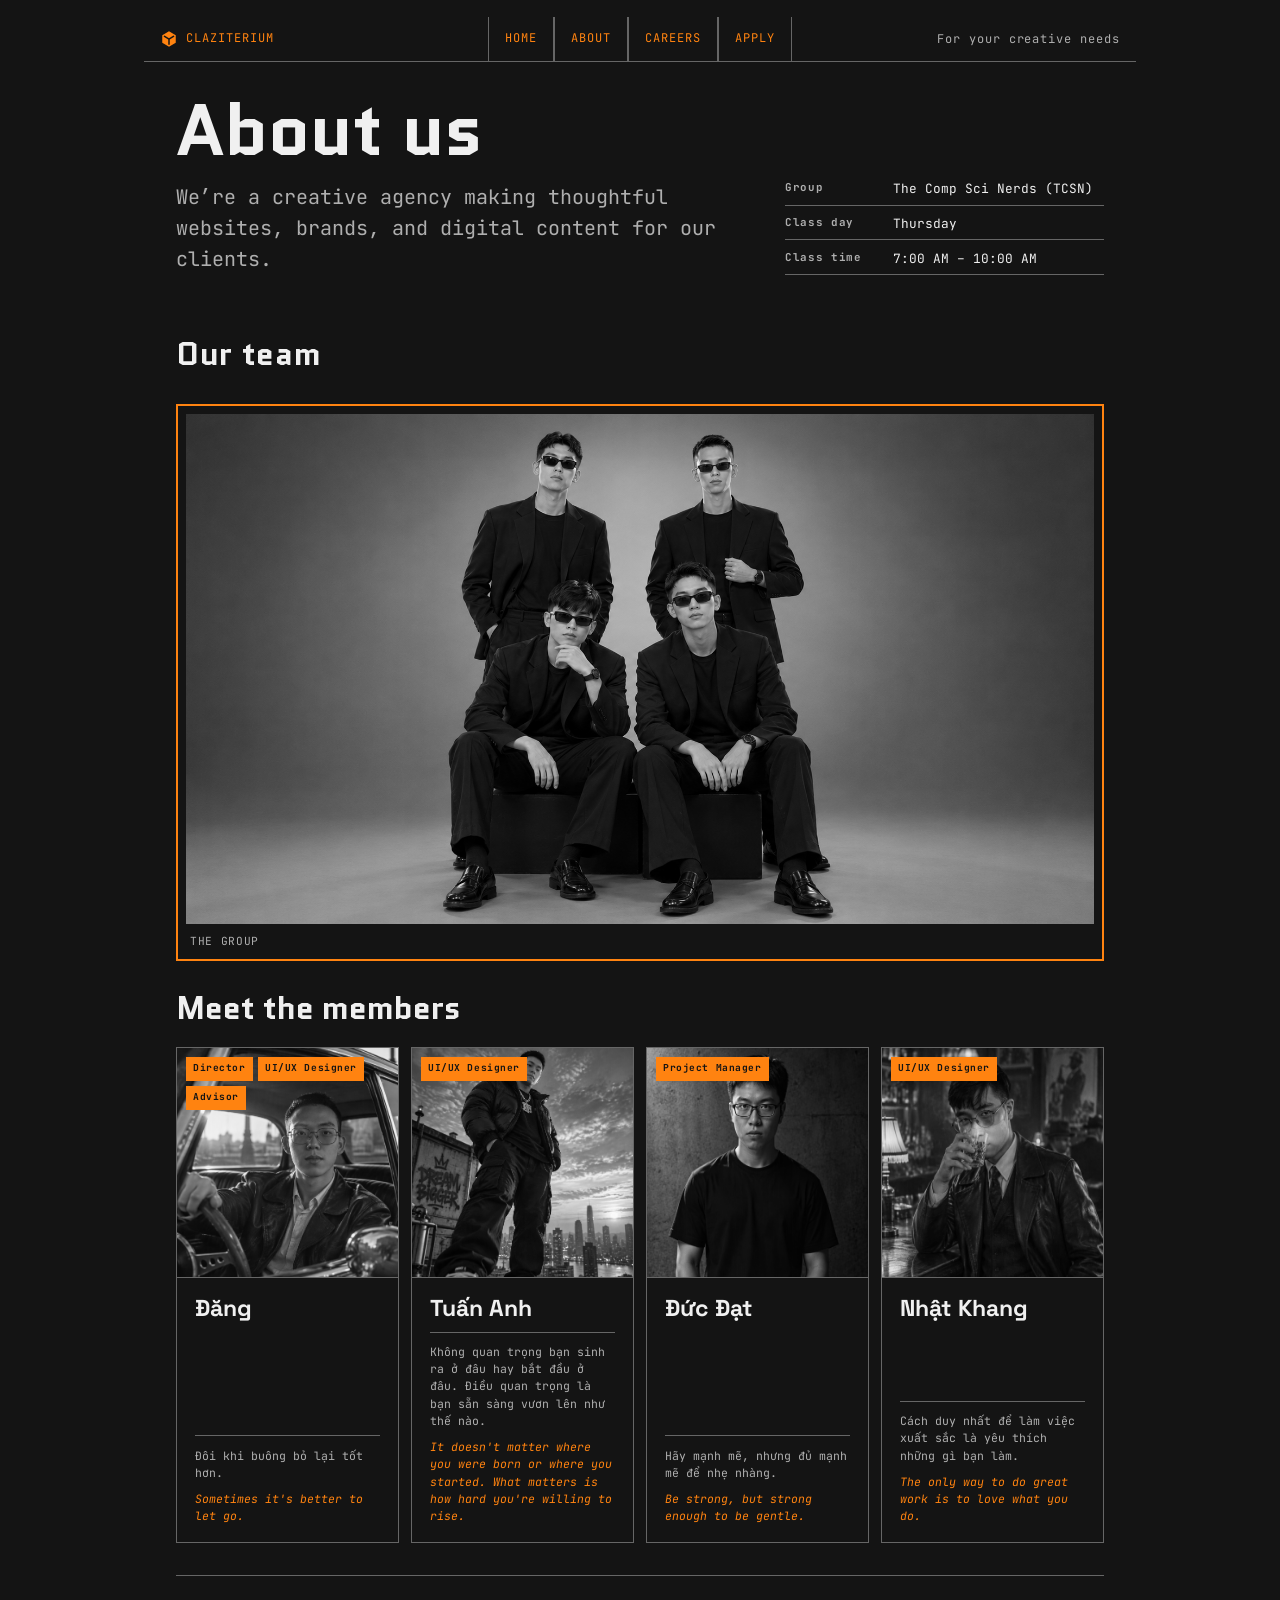
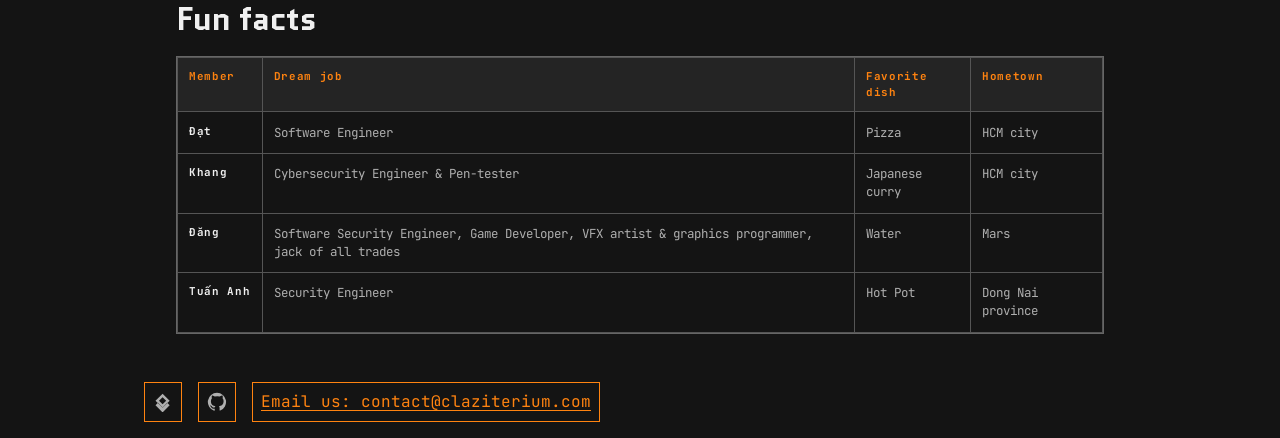
<file: about.html>
<!DOCTYPE html>
<html lang="en">
<head>
  <meta charset="UTF-8">
  <meta name="viewport" content="width=device-width, initial-scale=1">
  <link rel="stylesheet" href="style/layout.css">
  <link rel="stylesheet" href="style/colors.css">
  <link rel="stylesheet" href="style/animations.css">
  <link rel="stylesheet" href="style/about-styles.css">
  <link rel="stylesheet" href="style/styles.css">
  <style>
    .site-header nav a { text-wrap: balance; }
  </style>
  <title>CLAZITERIUM | About</title>
</head>
<body>
  <header class="site-header">
    <p><a href="index.html" style="text-decoration: none;"><svg class="company-logo" viewBox="0 -960 960 960"><use href="assets/company_logo.svg#company-logo"></use></svg> CLAZITERIUM</a></p>
    <nav>
      <a href="index.html">Home</a>
      <a href="about.html">About</a>
      <a href="jobs.html">Careers</a>
      <a href="apply.html">Apply</a>
    </nav>
    <p class="extrahead">For your creative needs</p>
  </header>

  <main class="about-page">
    <section class="about-intro">
      <div class="about-copy">
        <h1>About us</h1>
        <p>We’re a creative agency making thoughtful websites, brands, and digital content for our clients.</p>
      </div>
      <dl class="group-details">
        <div><dt>Group</dt><dd>The Comp Sci Nerds (TCSN)</dd></div>
        <div><dt>Class day</dt><dd>Thursday</dd></div>
        <div><dt>Class time</dt><dd>7:00 AM – 10:00 AM</dd></div>
      </dl>
    </section>

    <section class="team-section">
      <div class="section-heading">
        <h2 id="team-heading">Our team</h2>
      </div>
      <figure>
        <img src="assets/teampic.png" width="1200" height="675" alt="The CLAZITERIUM team" class="team-picture" style="filter: grayscale();">
        <figcaption>the group</figcaption>
      </figure>
      <h2 class="members-heading">Meet the members</h2>
      <div class="member-list">
        <article class="member-card">
          <div class="member-image">
            <img src="assets/dang.png" width="300" height="450" alt="Đăng">
            <div class="role-list">
              <p class="role">Director</p>
              <p class="role">UI/UX Designer</p>
              <p class="role">Advisor</p>
            </div>
          </div>
          <div class="member-details">
            <h3>Đăng</h3>
            <blockquote>
              <p>Đôi khi buông bỏ lại tốt hơn.</p>
              <p class="translate">Sometimes it's better to let go.</p>
            </blockquote>
          </div>
        </article>

        <article class="member-card">
          <div class="member-image">
            <img src="assets/ta.png" width="300" height="450" alt="Tuấn Anh">
            <div class="role-list">
              <p class="role">UI/UX Designer</p>
            </div>
          </div>
          <div class="member-details">
            <h3>Tuấn Anh</h3>
            <blockquote>
              <p>Không quan trọng bạn sinh ra ở đâu hay bắt đầu ở đâu. Điều quan trọng là bạn sẵn sàng vươn lên như thế nào.</p>
              <p class="translate">It doesn't matter where you were born or where you started. What matters is how hard you're willing to rise.</p>
            </blockquote>
          </div>
        </article>

        <article class="member-card">
          <div class="member-image">
            <img src="assets/dat.png" width="300" height="450" alt="Đức Đạt">
            <div class="role-list">
              <p class="role">Project Manager</p>
            </div>
          </div>
          <div class="member-details">
            <h3>Đức Đạt</h3>
            <blockquote>
              <p>Hãy mạnh mẽ, nhưng đủ mạnh mẽ để nhẹ nhàng.</p>
              <p class="translate">Be strong, but strong enough to be gentle.</p>
            </blockquote>
          </div>
        </article>

        <article class="member-card">
          <div class="member-image">
            <img src="assets/khang.png" width="300" height="450" alt="Nhật Khang">
            <div class="role-list">
              <p class="role">UI/UX Designer</p>
            </div>
          </div>
          <div class="member-details">
            <h3>Nhật Khang</h3>
            <blockquote>
              <p>Cách duy nhất để làm việc xuất sắc là yêu thích những gì bạn làm.</p>
              <p class="translate">The only way to do great work is to love what you do.</p>
            </blockquote>
          </div>
        </article>
      </div>
    </section>

    <section class="facts-section">
      <h2 id="facts-heading">Fun facts</h2>
      <div class="thisgoob">
        <table>
          <thead>
            <tr>
              <th scope="col">Member</th>
              <th scope="col">Dream job</th>
              <th scope="col">Favorite dish</th>
              <th scope="col">Hometown</th>
            </tr>
          </thead>
          <tbody>
            <tr><th scope="row">Đạt</th><td>Software Engineer</td><td>Pizza</td><td>HCM city</td></tr>
            <tr><th scope="row">Khang</th><td>Cybersecurity Engineer &amp; Pen-tester</td><td>Japanese curry</td><td>HCM city</td></tr>
            <tr><th scope="row">Đăng</th><td>Software Security Engineer, Game Developer, VFX artist &amp; graphics programmer, jack of all trades</td><td>Water</td><td>Mars</td></tr>
            <tr><th scope="row">Tuấn Anh</th><td>Security Engineer</td><td>Hot Pot</td><td>Dong Nai province</td></tr>
          </tbody>
        </table>
      </div>
    </section>
  </main>

  <footer>
    <a class="footicon" href="https://claziterium22080.atlassian.net/jira/software/projects/WWTP/summary?atlOrigin=eyJpIjoiZjNmYmI2YmEwNzhlNDMzZDg2ZTFlYWZmYTFjOGUzZjgiLCJwIjoiaiJ9">
      <svg viewBox="0 0 24 24" ><path d="M11.5 2 3 10.5l8.5 8.5L20 10.5 11.5 2Zm0 4.2 4.3 4.3-4.3 4.3-4.3-4.3 4.3-4.3ZM6 13l5.5 5.5L17 13l3 3-8.5 8.5L3 16l3-3Z"/></svg>
    </a>
    <a class="footicon" href="https://github.com/106726865/group-project">
      <svg viewBox="0 0 24 24" ><path d="M12 .9a11.1 11.1 0 0 0-3.5 21.6c.6.1.8-.2.8-.5v-2c-3.3.7-4-1.4-4-1.4-.5-1.3-1.3-1.6-1.3-1.6-1.1-.8.1-.8.1-.8 1.2.1 1.8 1.2 1.8 1.2 1.1 1.8 2.8 1.3 3.5 1 .1-.8.4-1.3.8-1.6-2.7-.3-5.5-1.3-5.5-6.1 0-1.3.5-2.4 1.2-3.2-.1-.3-.5-1.5.1-3.2 0 0 1-.3 3.3 1.2a11.4 11.4 0 0 1 6 0c2.3-1.5 3.3-1.2 3.3-1.2.6 1.7.2 2.9.1 3.2.8.8 1.2 1.9 1.2 3.2 0 4.8-2.9 5.8-5.6 6.1.4.4.8 1 .8 2v3c0 .3.2.6.8.5A11.1 11.1 0 0 0 12 .9Z"/></svg>
    </a>
    <a class="footmail" href="mailto:contact@claziterium.com">Email us: contact@claziterium.com</a>
  </footer>
</body>
</html>
</file>
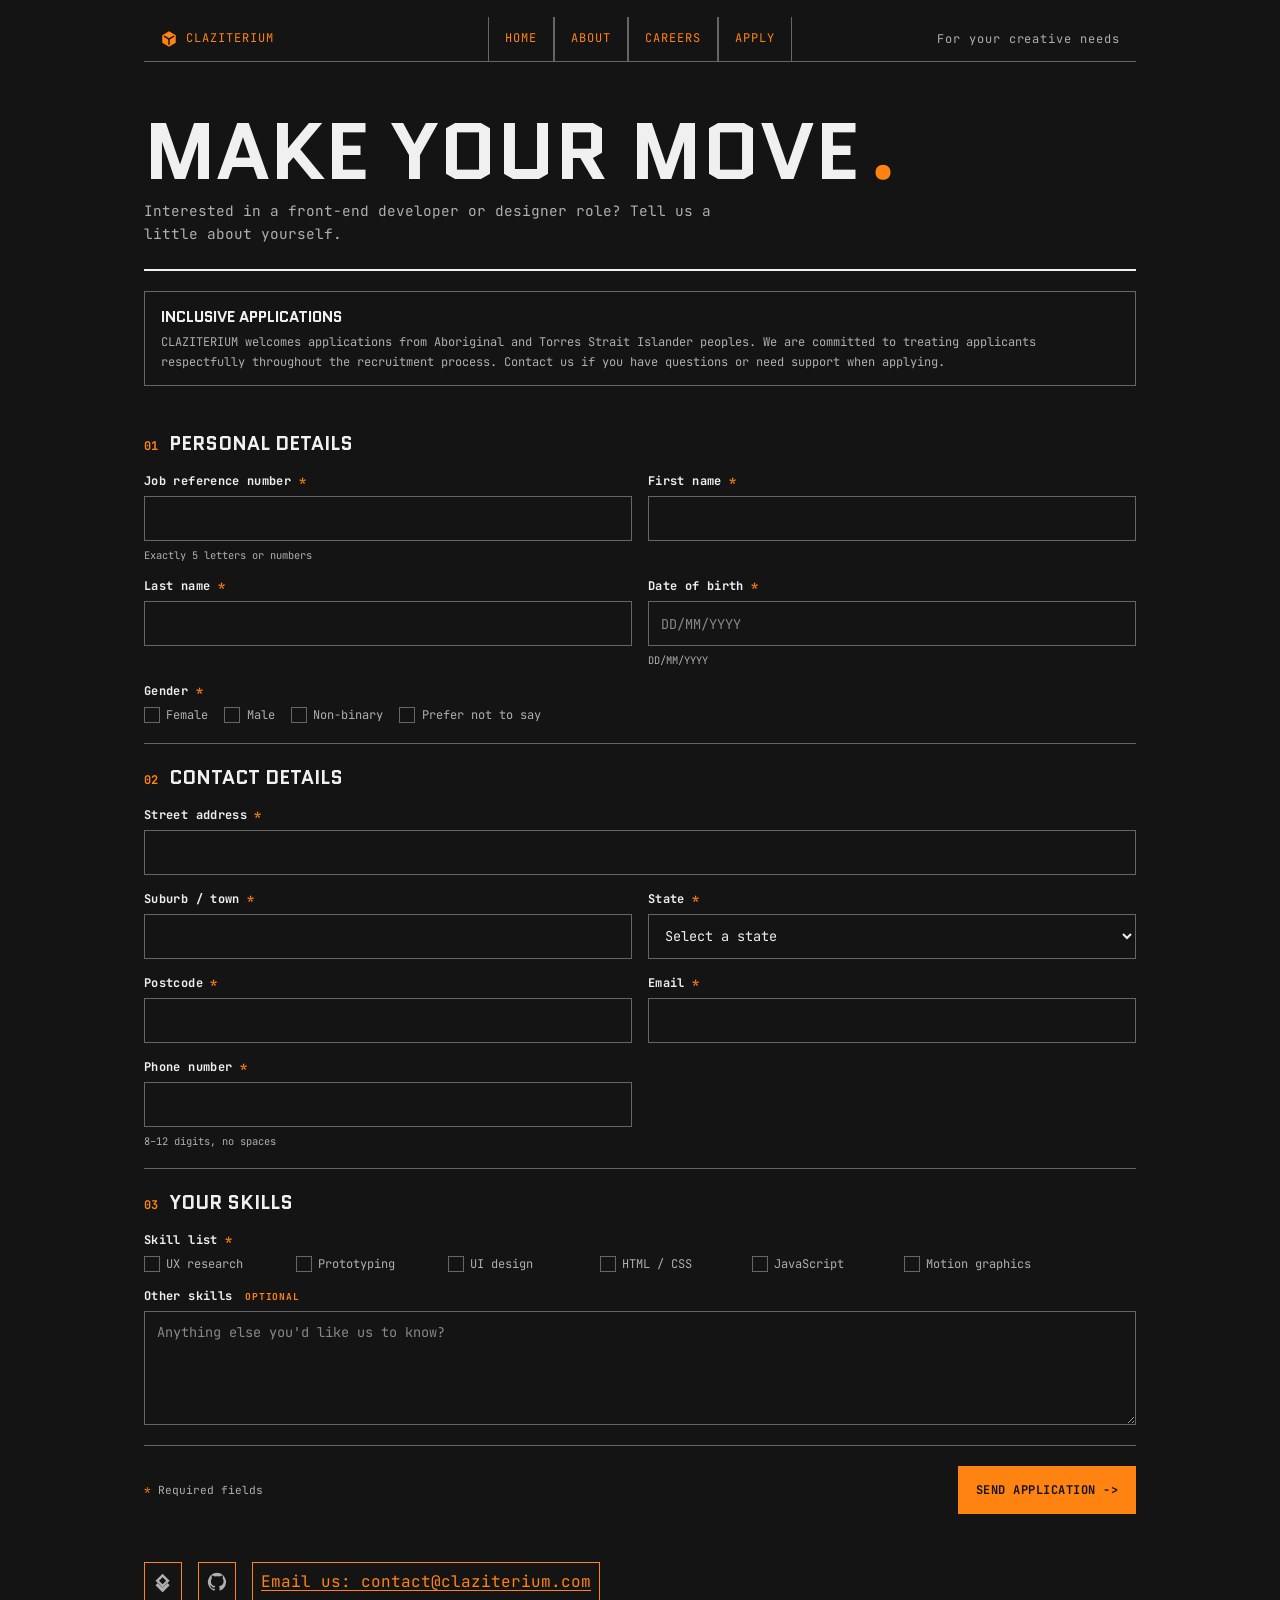
<file: apply.html>
<!DOCTYPE html>
<html lang="en">
<head>
  <meta charset="UTF-8">
  <meta name="viewport" content="width=device-width, initial-scale=1">
  <link rel="stylesheet" href="style/layout.css">
  <link rel="stylesheet" href="style/colors.css">
  <link rel="stylesheet" href="style/animations.css">
  <link rel="stylesheet" href="style/apply-style.css">
  <link rel="stylesheet" href="style/styles.css">
  <style>
    .site-header nav a { text-wrap: balance; }
  </style>
  <title>CLAZITERIUM | Apply</title>
</head>
<body>
  <header class="site-header">
    <p><a href="index.html" style="text-decoration: none;"><svg class="company-logo" viewBox="0 -960 960 960"><use href="assets/company_logo.svg#company-logo"></use></svg> CLAZITERIUM</a></p>
    <nav>
      <a href="index.html">Home</a>
      <a href="about.html">About</a>
      <a href="jobs.html">Careers</a>
      <a href="apply.html">Apply</a>
    </nav>
    <p class="extrahead">For your creative needs</p>
  </header>

  <main class="application-page">
    <header class="application-heading">
      <div>
        <h1>MAKE YOUR MOVE<span>.</span></h1>
        <p class="application-intro">Interested in a front-end developer or designer role? Tell us a little about yourself.</p>
      </div>
    </header>

    <aside class="inclusive-employment">
      <h2 id="inclusive-employment-heading">Inclusive applications</h2>
      <p>CLAZITERIUM welcomes applications from Aboriginal and Torres Strait Islander peoples. We are committed to treating applicants respectfully throughout the recruitment process. Contact us if you have questions or need support when applying.</p>
    </aside>

    <form action="https://mercury.swin.edu.au/it000000/formtest.php" method="post">
      <section class="form-section">
        <h2 id="personal-heading"><span>01</span> Personal details</h2>
        <div class="form-grid">
          <div class="form-field">
            <label for="job-reference">Job reference number <span>*</span></label>
            <input id="job-reference" name="job_reference" type="text" required pattern="[A-Za-z0-9]{5}" maxlength="5" title="Enter exactly 5 letters or numbers." autocomplete="off">
            <small>Exactly 5 letters or numbers</small>
          </div>
          <div class="form-field">
            <label for="first-name">First name <span>*</span></label>
            <input id="first-name" name="first_name" type="text" required pattern="[A-Za-z]{1,20}" maxlength="20" title="Use 1 to 20 letters only." autocomplete="given-name">
          </div>
          <div class="form-field">
            <label for="last-name">Last name <span>*</span></label>
            <input id="last-name" name="last_name" type="text" required pattern="[A-Za-z]{1,20}" maxlength="20" title="Use 1 to 20 letters only." autocomplete="family-name">
          </div>
          <div class="form-field">
            <label for="date-of-birth">Date of birth <span>*</span></label>
            <input id="date-of-birth" name="date_of_birth" type="text" required pattern="(?:0[1-9]|[12][0-9]|3[01])/(?:0[1-9]|1[0-2])/[0-9]{4}" placeholder="DD/MM/YYYY" title="Enter a valid date in DD/MM/YYYY format." inputmode="numeric" autocomplete="bday">
            <small>DD/MM/YYYY</small>
          </div>
          <fieldset class="form-field gender-field">
            <legend>Gender <span>*</span></legend>
            <div class="choice-list">
              <label><input name="gender" type="radio" value="female" required> Female</label>
              <label><input name="gender" type="radio" value="male" required> Male</label>
              <label><input name="gender" type="radio" value="non-binary" required> Non-binary</label>
              <label><input name="gender" type="radio" value="prefer-not-to-say" required> Prefer not to say</label>
            </div>
          </fieldset>
        </div>
      </section>

      <section class="form-section">
        <h2 id="contact-heading"><span>02</span> Contact details</h2>
        <div class="form-grid">
          <div class="form-field form-field-wide">
            <label for="street-address">Street address <span>*</span></label>
            <input id="street-address" name="street_address" type="text" required maxlength="40" autocomplete="street-address">
          </div>
          <div class="form-field">
            <label for="suburb">Suburb / town <span>*</span></label>
            <input id="suburb" name="suburb" type="text" required maxlength="40" autocomplete="address-level2">
          </div>
          <div class="form-field">
            <label for="state">State <span>*</span></label>
            <select id="state" name="state" required autocomplete="address-level1">
              <option value="" disabled selected>Select a state</option>
              <option value="VIC">VIC</option>
              <option value="NSW">NSW</option>
              <option value="QLD">QLD</option>
              <option value="NT">NT</option>
              <option value="WA">WA</option>
              <option value="SA">SA</option>
              <option value="TAS">TAS</option>
              <option value="ACT">ACT</option>
            </select>
          </div>
          <div class="form-field">
            <label for="postcode">Postcode <span>*</span></label>
            <input id="postcode" name="postcode" type="text" required pattern="[0-9]{4}" maxlength="4" inputmode="numeric" autocomplete="postal-code" title="Enter exactly 4 digits.">
          </div>
          <div class="form-field">
            <label for="email">Email <span>*</span></label>
            <input id="email" name="email" type="email" required autocomplete="email">
          </div>
          <div class="form-field">
            <label for="phone">Phone number <span>*</span></label>
            <input id="phone" name="phone" type="tel" required pattern="[0-9]{8,12}" minlength="8" maxlength="12" inputmode="numeric" autocomplete="tel" title="Enter 8 to 12 digits, without spaces or symbols.">
            <small>8–12 digits, no spaces</small>
          </div>
        </div>
      </section>

      <section class="form-section">
        <h2 id="skills-heading"><span>03</span> Your skills</h2>
        <div class="form-grid">
          <fieldset class="form-field form-field-wide skills-field">
            <legend>Skill list <span>*</span></legend>
            <div class="choice-list skill-list">
              <label><input name="skills[]" type="checkbox" value="ux-research" required> UX research</label>
              <label><input name="skills[]" type="checkbox" value="prototyping" required> Prototyping</label>
              <label><input name="skills[]" type="checkbox" value="ui-design" required> UI design</label>
              <label><input name="skills[]" type="checkbox" value="html-css" required> HTML / CSS</label>
              <label><input name="skills[]" type="checkbox" value="javascript" required> JavaScript</label>
              <label><input name="skills[]" type="checkbox" value="motion-graphics" required> Motion graphics</label>
            </div>
          </fieldset>
          <div class="form-field form-field-wide">
            <label for="other-skills">Other skills <span class="optional">OPTIONAL</span></label>
            <textarea id="other-skills" name="other_skills" rows="5" placeholder="Anything else you'd like us to know?"></textarea>
          </div>
        </div>
      </section>

      <div class="form-actions">
        <p><span>*</span> Required fields</p>
        <button type="submit">Send application -></button>
      </div>
    </form>
  </main>

  <footer>
    <a class="footicon" href="https://claziterium22080.atlassian.net/jira/software/projects/WWTP/summary?atlOrigin=eyJpIjoiZjNmYmI2YmEwNzhlNDMzZDg2ZTFlYWZmYTFjOGUzZjgiLCJwIjoiaiJ9">
      <svg viewBox="0 0 24 24" ><path d="M11.5 2 3 10.5l8.5 8.5L20 10.5 11.5 2Zm0 4.2 4.3 4.3-4.3 4.3-4.3-4.3 4.3-4.3ZM6 13l5.5 5.5L17 13l3 3-8.5 8.5L3 16l3-3Z"/></svg>
    </a>
    <a class="footicon" href="https://github.com/106726865/group-project">
      <svg viewBox="0 0 24 24" ><path d="M12 .9a11.1 11.1 0 0 0-3.5 21.6c.6.1.8-.2.8-.5v-2c-3.3.7-4-1.4-4-1.4-.5-1.3-1.3-1.6-1.3-1.6-1.1-.8.1-.8.1-.8 1.2.1 1.8 1.2 1.8 1.2 1.1 1.8 2.8 1.3 3.5 1 .1-.8.4-1.3.8-1.6-2.7-.3-5.5-1.3-5.5-6.1 0-1.3.5-2.4 1.2-3.2-.1-.3-.5-1.5.1-3.2 0 0 1-.3 3.3 1.2a11.4 11.4 0 0 1 6 0c2.3-1.5 3.3-1.2 3.3-1.2.6 1.7.2 2.9.1 3.2.8.8 1.2 1.9 1.2 3.2 0 4.8-2.9 5.8-5.6 6.1.4.4.8 1 .8 2v3c0 .3.2.6.8.5A11.1 11.1 0 0 0 12 .9Z"/></svg>
    </a>
    <a class="footmail" href="mailto:contact@claziterium.com">Email us: contact@claziterium.com</a>
  </footer>
</body>
</html>
</file>
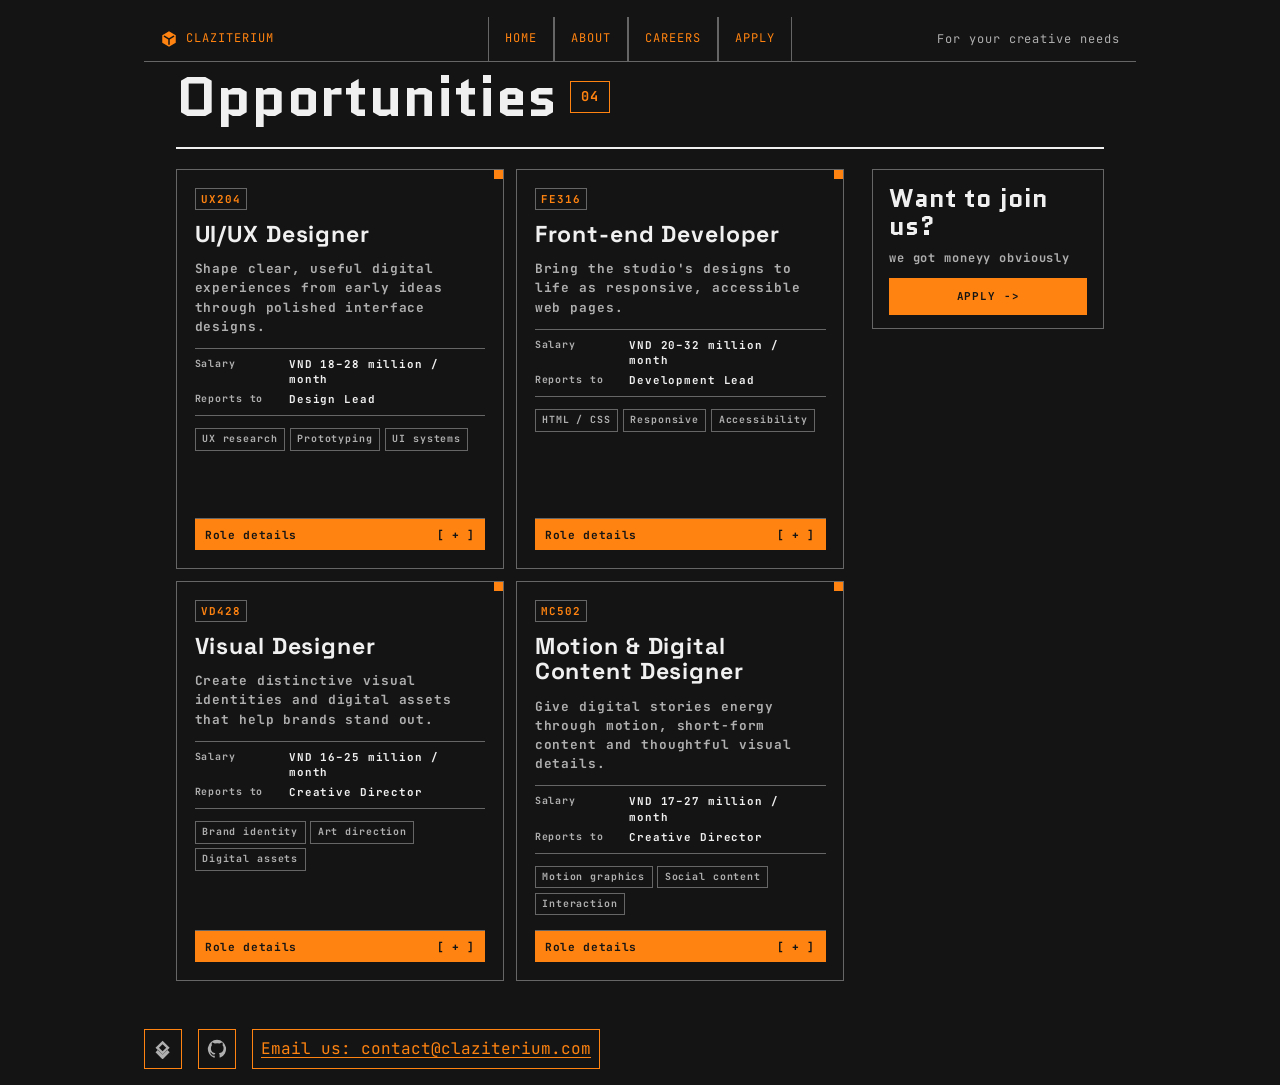
<file: jobs.html>
<!DOCTYPE html>
<html lang="en">
<head>
	<meta charset="UTF-8">
	<meta name="viewport" content="width=device-width, initial-scale=1.0">
  <link rel="stylesheet" href="style/layout.css">
  <link rel="stylesheet" href="style/colors.css">
  <link rel="stylesheet" href="style/animations.css">
  <link rel="stylesheet" href="style/jobs-style.css">
  <link rel="stylesheet" href="style/styles.css">
  <style>
    .site-header nav a { text-wrap: balance; }
  </style>

  <title>CLAZITERIUM | Careers</title>
</head>
<body>
	<header class="site-header">
    <p><a href="index.html" style="text-decoration: none;"><svg class="company-logo" viewBox="0 -960 960 960"><use href="assets/company_logo.svg#company-logo"></use></svg> CLAZITERIUM</a></p>
    <nav>
      <a href="index.html">Home</a>
      <a href="about.html">About</a>
      <a href="jobs.html">Careers</a>
      <a href="apply.html">Apply</a>
    </nav>
    <p class="extrahead">For your creative needs</p>
  </header>
	<main class="careers-page">
		<header class="page-header">
			<div class="page-title">
			<h1>Opportunities<span class="role-count">04</span></h1>
			</div>
		</header>

		<div class="careers-content">
		<aside class="application-note">
			<h2>Want to join us?</h2>
			<p>we got moneyy obviously</p>
			<a href="apply.html">APPLY -></a>
		</aside>

		<section class="job-listing">
			<article class="job-card">
			<p class="job-meta"><span class="job-reference">UX204</span></p>
			<h2 id="ui-ux-designer">UI/UX Designer</h2>
			<p class="job-summary">Shape clear, useful digital experiences from early ideas through polished interface designs.</p>
			<dl class="job-facts">
				<div><dt>Salary</dt><dd>VND 18–28 million / month</dd></div>
				<div><dt>Reports to</dt><dd>Design Lead</dd></div>
			</dl>
			<ul class="job-tags">
				<li>UX research</li><li>Prototyping</li><li>UI systems</li>
			</ul>
			<details class="job-details">
				<summary>Role details</summary>
				<div class="job-detail-content">
					<section class="job-section">
						<h3>Key responsibilities</h3>
						<ol>
							<li>Map user journeys and turn project goals into wireframes and prototypes.</li>
							<li>Design consistent, accessible interfaces for desktop and mobile.</li>
							<li>Gather feedback and work with the team to refine designs.</li>
						</ol>
					</section>
					<section class="job-section">
						<h3>Requirements</h3>
						<ul>
							<li><strong>Essential:</strong> A portfolio showing interface or experience design work.</li>
							<li><strong>Essential:</strong> Familiarity with a collaborative design and prototyping tool.</li>
							<li><strong>Preferable:</strong> Knowledge of accessibility and responsive design principles.</li>
						</ul>
					</section>
				</div>
			</details>
			</article>

			<article class="job-card">
			<p class="job-meta"><span class="job-reference">FE316</span></p>
			<h2 id="frontend-developer">Front-end Developer</h2>
			<p class="job-summary">Bring the studio's designs to life as responsive, accessible web pages.</p>
			<dl class="job-facts">
				<div><dt>Salary</dt><dd>VND 20–32 million / month</dd></div>
				<div><dt>Reports to</dt><dd>Development Lead</dd></div>
			</dl>
			<ul class="job-tags">
				<li>HTML / CSS</li><li>Responsive</li><li>Accessibility</li>
			</ul>
			<details class="job-details">
				<summary>Role details</summary>
				<div class="job-detail-content">
					<section class="job-section">
						<h3>Key responsibilities</h3>
						<ol>
							<li>Build and maintain web pages from design mockups and prototypes.</li>
							<li>Make layouts work across screen sizes and support accessible use.</li>
							<li>Collaborate with designers to check details and improve the finished experience.</li>
						</ol>
					</section>
					<section class="job-section">
						<h3>Requirements</h3>
						<ul>
							<li><strong>Essential:</strong> Familiarity with HTML, CSS and JavaScript fundamentals.</li>
							<li><strong>Essential:</strong> Care for visual detail and clear communication.</li>
							<li><strong>Preferable:</strong> Experience with responsive layouts or UI prototyping.</li>
						</ul>
					</section>
				</div>
			</details>
			</article>

			<article class="job-card">
			<p class="job-meta"><span class="job-reference">VD428</span></p>
			<h2 id="visual-designer">Visual Designer</h2>
			<p class="job-summary">Create distinctive visual identities and digital assets that help brands stand out.</p>
			<dl class="job-facts">
				<div><dt>Salary</dt><dd>VND 16–25 million / month</dd></div>
				<div><dt>Reports to</dt><dd>Creative Director</dd></div>
			</dl>
			<ul class="job-tags">
				<li>Brand identity</li><li>Art direction</li><li>Digital assets</li>
			</ul>
			<details class="job-details">
				<summary>Role details</summary>
				<div class="job-detail-content">
					<section class="job-section">
						<h3>Key responsibilities</h3>
						<ol>
							<li>Develop visual directions, layouts and design assets for client projects.</li>
							<li>Help keep brand elements consistent across web and social content.</li>
							<li>Present ideas and respond constructively to feedback.</li>
						</ol>
					</section>
					<section class="job-section">
						<h3>Requirements</h3>
						<ul>
							<li><strong>Essential:</strong> A portfolio that shows strong visual thinking and craft.</li>
							<li><strong>Essential:</strong> Confidence with common graphic or interface design tools.</li>
							<li><strong>Preferable:</strong> Interest in typography, branding or digital campaigns.</li>
						</ul>
					</section>
				</div>
			</details>
			</article>

			<article class="job-card">
			<p class="job-meta"><span class="job-reference">MC502</span></p>
			<h2 id="motion-content-designer">Motion &amp; Digital Content Designer</h2>
			<p class="job-summary">Give digital stories energy through motion, short-form content and thoughtful visual details.</p>
			<dl class="job-facts">
				<div><dt>Salary</dt><dd>VND 17–27 million / month</dd></div>
				<div><dt>Reports to</dt><dd>Creative Director</dd></div>
			</dl>
			<ul class="job-tags">
				<li>Motion graphics</li><li>Social content</li><li>Interaction</li>
			</ul>
			<details class="job-details">
				<summary>Role details</summary>
				<div class="job-detail-content">
					<section class="job-section">
						<h3>Key responsibilities</h3>
						<ol>
							<li>Plan and create short motion pieces and digital content for client projects.</li>
							<li>Explore simple animations and interactions that support the user experience.</li>
							<li>Prepare visual assets for web and social formats in collaboration with the team.</li>
						</ol>
					</section>
					<section class="job-section">
						<h3>Requirements</h3>
						<ul>
							<li><strong>Essential:</strong> A portfolio showing visual or motion-based work.</li>
							<li><strong>Essential:</strong> An eye for timing, composition and visual storytelling.</li>
							<li><strong>Preferable:</strong> Familiarity with video, motion or prototyping tools.</li>
						</ul>
					</section>
				</div>
			</details>
			</article>
		</section>

		</div>
	</main>
  <footer>
    <a class="footicon" href="https://claziterium22080.atlassian.net/jira/software/projects/WWTP/summary?atlOrigin=eyJpIjoiZjNmYmI2YmEwNzhlNDMzZDg2ZTFlYWZmYTFjOGUzZjgiLCJwIjoiaiJ9">
      <svg viewBox="0 0 24 24" ><path d="M11.5 2 3 10.5l8.5 8.5L20 10.5 11.5 2Zm0 4.2 4.3 4.3-4.3 4.3-4.3-4.3 4.3-4.3ZM6 13l5.5 5.5L17 13l3 3-8.5 8.5L3 16l3-3Z"/></svg>
    </a>
    <a class="footicon" href="https://github.com/106726865/group-project">
      <svg viewBox="0 0 24 24" ><path d="M12 .9a11.1 11.1 0 0 0-3.5 21.6c.6.1.8-.2.8-.5v-2c-3.3.7-4-1.4-4-1.4-.5-1.3-1.3-1.6-1.3-1.6-1.1-.8.1-.8.1-.8 1.2.1 1.8 1.2 1.8 1.2 1.1 1.8 2.8 1.3 3.5 1 .1-.8.4-1.3.8-1.6-2.7-.3-5.5-1.3-5.5-6.1 0-1.3.5-2.4 1.2-3.2-.1-.3-.5-1.5.1-3.2 0 0 1-.3 3.3 1.2a11.4 11.4 0 0 1 6 0c2.3-1.5 3.3-1.2 3.3-1.2.6 1.7.2 2.9.1 3.2.8.8 1.2 1.9 1.2 3.2 0 4.8-2.9 5.8-5.6 6.1.4.4.8 1 .8 2v3c0 .3.2.6.8.5A11.1 11.1 0 0 0 12 .9Z"/></svg>
    </a>
    <a class="footmail" href="mailto:contact@claziterium.com">Email us: contact@claziterium.com</a>
  </footer>
</body>
</html>
</file>
<file: style/layout.css>
@import url("variables.css");

body {
  width: 80%;
  margin: 0 auto;
  padding: 1rem;
}

header {
  display: flex;
  flex-wrap: wrap;
  align-items: center;
  gap: 1rem;
}

header p,
footer p {
  margin: 0;
}

header nav {
  display: flex;
  flex-wrap: wrap;
  gap: 1rem;
  margin-left: auto;
}

.site-header {
  display: grid;
  grid-template-columns: minmax(0, 1fr) auto minmax(0, 1fr);
  align-items: center;
  gap: 0;
  padding: 0;
  border-bottom: 1px solid var(--border);
}

.site-header > p {
  padding: 0.85rem 1rem;
  font-family: var(--font-mono);
  font-size: 0.75rem;
  letter-spacing: 0.08em;
}

.site-header > p:first-child {
  justify-self: start;
}

.site-header > .extrahead {
  justify-self: end;
  text-align: right;
}

.site-header nav {
  justify-content: center;
  gap: 0;
  margin: 0;
}

.site-header nav a {
  display: block;
  padding: 0.85rem 1rem;
  border-right: 1px solid var(--border);
  border-left: 1px solid var(--border);
  font-family: var(--font-mono);
  font-size: 0.75rem;
  letter-spacing: 0.08em;
  text-decoration: none;
  text-transform: uppercase;
}

.site-header nav a:hover {
  background: var(--accent);
  color: var(--surface);
  text-decoration: none;
}

.company-logo {
  width: 1.5em;
  height: 1.5em;
  vertical-align: middle;
}

main {
  max-width: 60rem;
  margin: 3rem auto;
}

main > img {
  display: block;
  width: 100%;
  height: auto;
}

table {
  width: 100%;
  border-collapse: collapse;
  text-align: left;
}

th,
td {
  padding: 0.5rem;
}

form {
  display: flex;
  flex-wrap: wrap;
  align-items: center;
  gap: 0.5rem;
}

footer {
  display: flex;
  flex-wrap: wrap;
  align-items: center;
  gap: 1rem;
  margin-top: 3rem;
}

.footicon,
.footmail {
  display: inline-flex;
  align-items: center;
  justify-content: center;
  min-height: 2.5rem;
  box-sizing: border-box;
  border: 1px solid currentColor;
  padding: 0.5rem;
}

.footicon svg {
  width: 1.25rem;
  height: 1.25rem;
  fill: currentColor;
}

@media (max-width: 40rem) {
  header nav {
    width: 100%;
    margin-left: 0;
  }

  .site-header {
    grid-template-columns: 1fr;
  }

  .site-header > .extrahead {
    display: none;
  }

  .site-header nav {
    width: 100%;
    border-top: 1px solid var(--border);
  }

  .site-header nav a {
    flex: 1 1 auto;
    padding-inline: 0.65rem;
    text-align: center;
  }
}

.intro-page {
  max-width: none;
  padding: 0;
}

.intro-header {
  position: relative;
  display: block;
}

.intro-brand {
  padding: 4rem 1.5rem 1rem;
  font-weight: bold;
}

.intro-search {
  position: absolute;
  top: 1rem;
  right: 1.5rem;
}

.intro-search input {
  min-width: 0;
  flex: 1;
}

.intro-brand .company-logo {
  width: 2rem;
  height: 2rem;
}

.intro-brand h1 {
  margin: 0;
  font-size: clamp(3rem, 12vw, 10rem);
  font-weight: bold;
  line-height: 1;
}

.intro-info-bar {
  display: grid;
  grid-template-columns: 1fr auto 1fr;
  align-items: center;
  gap: 1rem;
  padding: 0.75rem 1.5rem;
}

.intro-info-bar > :last-child {
  text-align: right;
}

.intro-info-bar nav {
  display: flex;
  flex-wrap: wrap;
  justify-content: center;
  gap: 1rem;
  margin: 0;
}

.intro-main {
  max-width: none;
  margin: 0;
  padding: 1.5rem 0;
}

.intro-sec {
  display: grid;
  grid-template-columns: 1fr;
  align-items: start;
  min-height: 24rem;
}

.intro-sec img {
  display: block;
  width: 100%;
  height: 24rem;
  object-fit: cover;
}

.intro-tagline {
  width: 100%;
  box-sizing: border-box;
  padding: 0.5rem 1.5rem;
}

.intro-tagline p {
  margin-top: 0;
  font-size: clamp(1.5rem, 4vw, 3.5rem);
}

.intro-tagline h2 {
  margin-top: 0.5rem;
  font-size: clamp(3rem, 10vw, 9rem);
  line-height: 0.98;
  text-align: right;
}

.intro-details {
  max-width: 60rem;
  margin: 3rem auto;
  padding: 0 1.5rem;
  font-size: 1.5em;
}

table {
  width: 100%;
  margin-inline: auto;
}

table,
table th,
table td {
  border: 1px solid var(--header);
}

@media (max-width: 40rem) {
  .intro-search {
    right: 1rem;
    left: 1rem;
  }

  .intro-brand {
    padding-top: 5rem;
  }

  .intro-info-bar {
    grid-template-columns: 1fr;
  }

  .intro-info-bar > :last-child {
    text-align: left;
  }

  .intro-info-bar nav {
    justify-content: flex-start;
  }

  .intro-sec {
    grid-template-columns: 1fr;
  }

  .intro-sec img {
    height: auto;
    max-height: 24rem;
    object-fit: contain;
    object-position: left;
  }
}

nav a {
  text-decoration: none;
}

nav a:hover {
  text-decoration: underline;
}

.intro-info-bar {
  font-size: 1.5em;
}

.intro-page {
  width: 100%;
  max-width: none;
  margin: 0;
  padding: 0;
}

.intro-page .intro-brand {
  display: flex;
  align-items: center;
  justify-content: space-between;
  gap: 1rem;
  padding: clamp(1rem, 2.5vw, 2rem);
  border-bottom: 1px solid var(--border);
}

.intro-page .intro-brand .company-logo {
  order: 1;
  flex: 0 0 auto;
  width: clamp(2rem, 5vw, 4rem);
  height: clamp(2rem, 5vw, 4rem);
}

.intro-page .intro-brand h1 {
  min-width: 0;
  font-size: clamp(2.4rem, 10vw, 9rem);
  overflow-wrap: anywhere;
}

.intro-page .intro-info-bar {
  grid-template-columns: minmax(0, 1fr) auto minmax(0, 1fr);
  gap: 0;
  padding: 0;
  border-bottom: 1px solid var(--border);
  font-size: 1rem;
}

.intro-page .intro-info-bar > p {
  padding: 0.85rem 1rem;
  font-family: var(--font-mono);
  font-size: 0.75rem;
  letter-spacing: 0.08em;
}

.intro-page .intro-info-bar > :last-child {
  text-align: right;
}

.intro-page .intro-info-bar nav {
  gap: 0;
}

.intro-page .intro-info-bar nav a {
  display: block;
  padding: 0.85rem 1rem;
  border-right: 1px solid var(--border);
  border-left: 1px solid var(--border);
  font-family: var(--font-mono);
  font-size: 0.75rem;
  letter-spacing: 0.08em;
}

.intro-page .intro-main {
  display: grid;
  grid-template-columns: repeat(12, minmax(0, 1fr));
  grid-template-rows: minmax(24rem, auto) minmax(10rem, auto);
  max-width: none;
  margin: 0;
  padding: 0;
}

.intro-page .intro-sec,
.intro-page .intro-details,
.intro-page .intro-idea,
.intro-page .intro-search {
  min-width: 0;
  box-sizing: border-box;
  border: 1px solid var(--border);
}

.intro-page .intro-sec {
  grid-column: 1 / 8;
  grid-row: 1;
  display: flex;
  min-height: 0;
  align-items: stretch;
}

.intro-page .intro-tagline {
  display: flex;
  flex-direction: column;
  justify-content: space-between;
  width: 100%;
  padding: clamp(1rem, 2.5vw, 2.5rem);
}

.intro-page .intro-tagline h2 {
  max-width: 12ch;
  margin: 2rem 0 0;
  font-size: clamp(3rem, 8vw, 8rem);
  line-height: 0.92;
  text-align: left;
  text-wrap: balance;
}

.intro-page .intro-details {
  grid-column: 8 / -1;
  grid-row: 1;
  max-width: none;
  min-height: 0;
  margin: 0;
  padding: clamp(0.85rem, 1.4vw, 1.25rem);
  font-size: 1rem;
  letter-spacing: normal;
  border: 0;
}

.intro-page .intro-details h2,
.intro-page .intro-search h2 {
  margin: 0 0 0.75rem;
  font-size: clamp(1.25rem, 2vw, 1.75rem);
  line-height: 1;
}

.intro-page .intro-details table {
  display: block;
  width: 100%;
  margin: 0;
  border: 1px solid var(--border);
  border-collapse: separate;
  border-spacing: 0;
  font-size: clamp(0.8rem, 1.2vw, 1rem);
  letter-spacing: normal;
}

.intro-page .intro-details tbody {
  display: grid;
  grid-template-columns: repeat(2, minmax(0, 1fr));
}

.intro-page .intro-details tr {
  display: flex;
  min-width: 0;
  min-height: 9rem;
  box-sizing: border-box;
  flex-direction: column;
  padding: clamp(0.75rem, 1.2vw, 1.25rem);
  border-right: 1px solid var(--border);
  border-bottom: 1px solid var(--border);
}

.intro-page .intro-details tr:nth-child(2n) {
  border-right: 0;
}

.intro-page .intro-details tr:nth-last-child(-n + 2) {
  border-bottom: 0;
}

.intro-page .intro-details table th,
.intro-page .intro-details table td {
  display: block;
  padding: 0;
  border: 0;
  text-align: left;
}

.intro-page .intro-details table th {
  color: var(--header);
  font-family: var(--font-body);
  font-size: clamp(1rem, 1.4vw, 1.25rem);
  line-height: 1.15;
}

.intro-page .intro-details table td {
  margin-top: 0.7rem;
  padding-top: 0.6rem;
  border-top: 1px solid var(--border);
  color: var(--text);
  font-size: 0.72rem;
  line-height: 1.55;
}

.intro-page {
  display: block;
  font-family: var(--font-mono);
  font-size: 0.72rem;
  letter-spacing: 0.12em;
}

.intro-page .intro-idea {
  grid-column: 1 / 6;
  grid-row: 2;
  display: flex;
  flex-direction: column;
  justify-content: space-between;
  padding: 1rem clamp(1rem, 2.5vw, 2rem);
}

.intro-page .intro-idea p {
  margin: 0;
  font-size: clamp(1.5rem, 3.5vw, 3rem);
  font-weight: 700;
  line-height: 0.95;
}

.intro-page .intro-search {
  position: static;
  top: auto;
  right: auto;
  left: auto;
  grid-column: 6 / 13;
  grid-row: 2;
  padding: 1rem clamp(1rem, 2.5vw, 2rem);
}

.intro-page .intro-search .uselessbutton {
  display: grid;
  grid-template-columns: minmax(0, 1fr) auto;
  gap: 0.5rem;
}

.intro-page .intro-search label {
  grid-column: 1 / -1;
  font-size: 0.85rem;
}

.intro-page .intro-search input[type="search"],
.intro-page .intro-search button {
  box-sizing: border-box;
  min-height: 2.75rem;
  border: 1px solid var(--border);
  border-radius: 0;
  font: inherit;
  transition: 0.3s ease;
}

.intro-page .intro-search input[type="search"] {
  width: 100%;
  min-width: 0;
  padding: 0.6rem 0.75rem;
  color: var(--header);
  background: var(--surface);
}

.intro-page .intro-search button {
  padding: 0.6rem 1rem;
  color: var(--surface);
  background: var(--accent);
  font-weight: 700;
  cursor: pointer;
}

.intro-page .intro-search button:hover {
  color: var(--header);
  background: var(--surface);
}

.intro-page .intro-search input[type="search"]:focus-visible,
.intro-page .intro-search button:focus-visible {
  outline: 2px solid var(--accent);
  outline-offset: 3px;
}

.intro-page > footer {
  gap: 0;
  margin-top: 0;
  padding: 0.75rem 1rem;
  border: 1px solid var(--border);
}

.intro-page > footer > a {
  margin-left: -1px;
}

@media (max-width: 55rem) {
  .intro-page .intro-main {
    grid-template-columns: repeat(6, minmax(0, 1fr));
    grid-template-rows: minmax(22rem, auto) minmax(10rem, auto) minmax(10rem, auto);
  }

  .intro-page .intro-sec {
    grid-column: 1 / -1;
    grid-row: 1;
  }

  .intro-page .intro-details {
    grid-column: 1 / -1;
    grid-row: 2;
  }

  .intro-page .intro-idea {
    grid-column: 1 / 4;
    grid-row: 3;
  }

  .intro-page .intro-search {
    grid-column: 4 / 7;
    grid-row: 3;
  }
}

@media (max-width: 40rem) {
  .intro-page .intro-brand h1 {
    font-size: clamp(2.2rem, 11vw, 4.5rem);
  }

  .intro-page .intro-info-bar {
    grid-template-columns: 1fr;
  }

  .intro-page .intro-info-bar > :last-child {
    display: none;
  }

  .intro-page .intro-info-bar nav {
    justify-content: flex-start;
    border-top: 1px solid var(--border);
  }

  .intro-page .intro-info-bar nav a {
    flex: 1 1 auto;
    padding-inline: 0.65rem;
    text-align: center;
  }

  .intro-page .intro-main {
    grid-template-columns: repeat(2, minmax(0, 1fr));
    grid-template-rows: minmax(20rem, auto) auto auto;
  }

  .intro-page .intro-sec {
    grid-column: 1 / -1;
    grid-row: 1;
  }

  .intro-page .intro-tagline h2 {
    max-width: 10ch;
    font-size: clamp(3rem, 15vw, 5rem);
  }

  .intro-page .intro-details {
    grid-column: 1 / -1;
    grid-row: 2;
  }

  .intro-page .intro-details tbody {
    grid-template-columns: minmax(0, 1fr);
  }

  .intro-page .intro-details tr,
  .intro-page .intro-details tr:nth-child(2n),
  .intro-page .intro-details tr:nth-last-child(-n + 2) {
    min-height: 0;
    border-right: 0;
    border-bottom: 1px solid var(--border);
  }

  .intro-page .intro-details tr:last-child {
    border-bottom: 0;
  }

  .intro-page .intro-idea {
    grid-column: 1;
    grid-row: 3;
    min-height: 9rem;
  }

  .intro-page .intro-search {
    grid-column: 2;
    grid-row: 3;
    min-height: 9rem;
  }

  .intro-page .intro-search .uselessbutton {
    grid-template-columns: 1fr;
  }

  .intro-page .intro-search label {
    grid-column: 1;
  }
}
</file>
<file: style/colors.css>
@import url("variables.css");
* {
    color: var(--text);
    font-family: var(--font-mono);
    h1 {
        color: var(--header);
        font-family: var(--font-head);
    };
    h2, th {
        color: var(--header);
        font-family: var(--font-body);
    };
    p, td, tr, label {
        color: var(--text);
    }
    [href] {
        color: var(--accent);
    }
}

body {
  background-color: var(--surface);
}

#site-search {
  background-color: var(--surface);
}

svg {
    fill:var(--accent);
}
</file>
<file: style/animations.css>
@import url("variables.css");
.thecoolhire {
  height: 2rem;
  overflow: hidden;
  background-color: #ffa928;
  animation: hiring-background-flash 4s linear infinite;
}

.thecoolhire span {
  font-family: var(--font-mono);
  font-weight: 700;
}

.hire-bar {
  display: flex;
  width: max-content;
  height: 100%;
  gap: 0;
  animation: hiring-scroll 24s linear infinite;
}

.hire-gr {
  display: flex;
  flex: 0 0 auto;
  align-items: center;
  width: max-content;
  gap: 30px;
  padding-right: 30px;
  white-space: nowrap;
}

.hire-gr > span:not(.main-strip) {
  flex: 0 0 auto;
  color: #25150D;
  font-size: 1.05rem;
  animation: hiring-text-flash 4s linear infinite;
}

.hire-gr .main-strip {
  display: block;
  flex: 0 0 11rem;
  box-sizing: border-box;
  height: 1.1rem;
  background-image: repeating-linear-gradient(
    45deg,
    currentColor 0 8px,
    transparent 8px 16px
  );
  animation: hiring-text-flash 4s linear infinite,
    hiring-stripe-scroll 800ms linear infinite;
}

@keyframes hiring-scroll {
  to {
    transform: translateX(-10%);
  }
}

@keyframes hiring-stripe-scroll {
  from {
    background-position: 0 0;
  }

  to {
    background-position: -22.6274px 0;
  }
}

@keyframes hiring-background-flash {
  0%,
  48.387% {
    background-color: #ffa928;
  }

  50%,
  98.387% {
    background-color: #ff372b;
  }

  100% {
    background-color: #ffa928;
  }
}

@keyframes hiring-text-flash {
  0%,
  48.387% {
    color: #25150D;
  }

  50%,
  98.387% {
    color: #ffded1;
  }

  100% {
    color: #25150D;
  }
}

.intro-page .intro-brand {
  overflow: hidden;
}

.intro-page .intro-brand h1 {
  box-sizing: border-box;
  padding: 0.12em 0.18em;
  animation: landing-slide-from-left 800ms cubic-bezier(0.2, 0.8, 0.2, 1) both;
}

.intro-page .intro-main > section {
  overflow: hidden;
}

.intro-page .intro-main .intro-tagline {
  animation: landing-slide-from-bottom 700ms cubic-bezier(0.2, 0.8, 0.2, 1) both;
}

.intro-page .intro-sec .intro-tagline {
  animation-delay: 250ms;
}

.intro-page .intro-details .intro-tagline {
  animation-delay: 350ms;
}

.intro-page .intro-search .intro-tagline {
  animation-delay: 900ms;
}

.intro-page .intro-main :is(th, td, p, label, button) {
  animation: landing-text-enter 600ms cubic-bezier(0.2, 0.8, 0.2, 1) both;
}

.meh {
  animation: landing-text-enter 600ms cubic-bezier(0.2, 0.8, 0.2, 1) both;
}

.intro-page .intro-details :is(th, td) {
  animation-delay: 450ms;
}

.intro-page .intro-idea p {
  animation-delay: 650ms;
}

.intro-page .intro-search :is(label, button) {
  animation-delay: 800ms;
}

@keyframes landing-slide-from-left {
  from {
    transform: translateX(-105%);
  }

  to {
    transform: translateX(0);
  }
}

@keyframes landing-slide-from-bottom {
  from {
    transform: translateY(110%);
  }

  to {
    transform: translateY(0);
  }
}

@keyframes landing-text-enter {
  from {
    opacity: 0;
    transform: translateY(1rem);
  }

  to {
    opacity: 1;
    transform: translateY(0);
  }
}
</file>
<file: style/about-styles.css>
@import url("variables.css");

.site-header {
  border-bottom: 1px solid var(--border);
}

.about-page {
  display: grid;
  width: min(100%, 84rem);
  max-width: none;
  gap: 2rem;
  margin: 2rem auto;
  padding: 0 clamp(1rem, 3vw, 2rem);
  box-sizing: border-box;
}

.about-page *,
.about-page *::before,
.about-page *::after {
  border-radius: 0;
}

.about-page h1,
.about-page h2,
.about-page h3 {
  margin: 0;
  color: var(--header);
}

.about-page h1,
.about-page h2 {
  font-family: var(--font-head);
}

.about-page h1 {
  font-size: clamp(2.5rem, 6vw, 4.5rem);
  line-height: 1;
}

.about-page h2 {
  font-size: clamp(1.5rem, 3vw, 2rem);
}

.about-page p,
.about-page dd,
.about-page td {
  color: var(--text);
}

.about-intro {
  display: grid;
  grid-template-columns: minmax(0, 1.4fr) minmax(16rem, 0.8fr);
  gap: clamp(1.5rem, 4vw, 4rem);
  align-items: end;
  padding-bottom: 1.5rem;
  border-bottom: 0;
}

.about-copy p {
  max-width: 40rem;
  margin: 1rem 0 0;
  font-size: clamp(1rem, 1.6vw, 1.25rem);
  line-height: 1.55;
}

.group-details {
  display: grid;
  gap: 0.6rem;
  margin: 0;
}

.group-details div {
  display: grid;
  grid-template-columns: 6rem minmax(0, 1fr);
  gap: 0.75rem;
  padding-bottom: 0.45rem;
  border-bottom: 1px solid var(--border);
}

.group-details dt,
.section-heading,
.member-card .role,
.facts-section th {
  color: var(--text);
  font-family: var(--font-mono);
  font-size: 0.68rem;
  font-weight: 700;
  letter-spacing: 0.06em;
}

.group-details dd {
  margin: 0;
  color: var(--header);
  font-size: 0.8rem;
}

.team-section {
  display: grid;
  gap: 1rem;
}

.section-heading {
  padding-bottom: 0.65rem;
  border-bottom: 0;
}

.team-picture {
  display: block;
  width: 100%;
  height: auto;
}

.team-section figure {
  margin: 0;
  padding: 0.5rem;
  border: 2px solid #ff8310;
  background: #141414;
}

.team-section figcaption {
  padding: 0.65rem 0.25rem 0.15rem;
  color: #afafaf;
  font-family: var(--font-mono);
  font-size: 0.7rem;
  letter-spacing: 0.06em;
  text-transform: uppercase;
}

.members-heading {
  padding-top: 0.5rem;
}

.member-list {
  display: grid;
  grid-template-columns: repeat(4, minmax(0, 1fr));
  gap: 0.75rem;
}

.member-card {
  position: relative;
  display: flex;
  min-width: 0;
  flex-direction: column;
  border: 1px solid var(--border);
  background: var(--surface);
}

.member-image {
  position: relative;
  min-width: 0;
}

.member-image img {
  display: block;
  width: 100%;
  height: clamp(10rem, 18vw, 15rem);
  border-bottom: 1px solid var(--border);
  object-fit: cover;
  object-position: center 35%;
  filter:grayscale();
}

.role-list {
  position: absolute;
  top: 0.55rem;
  left: 0.55rem;
  display: flex;
  max-width: calc(100% - 1.1rem);
  flex-wrap: wrap;
  align-items: flex-start;
  gap: 5px;
}

.member-card .role {
  max-width: 100%;
  margin: 0;
  padding: 0.35rem 0.45rem;
  background: var(--accent);
  color: var(--surface);
  font-size: 0.6rem;
  font-weight: 700;
  line-height: 1.35;
  overflow-wrap: break-word;
}

.member-details {
  display: flex;
  flex: 1;
  flex-direction: column;
  gap: 0.65rem;
  padding: clamp(0.75rem, 1.4vw, 1.1rem);
}

.member-card h3 {
  font-family: var(--font-body);
  font-size: clamp(1.15rem, 1.8vw, 1.5rem);
  line-height: 1.1;
  overflow-wrap: anywhere;
}

.member-card blockquote {
  display: grid;
  gap: 0.55rem;
  margin: auto 0 0;
  padding: 0.65rem 0 0;
  border-top: 1px solid var(--border);
  color: var(--text);
  font-size: 0.72rem;
  line-height: 1.5;
}

.member-card blockquote p {
  margin: 0;
}

.member-card .translate {
  color: var(--accent);
  font-style: italic;
}

.facts-section {
  display: grid;
  gap: 0.85rem;
  padding-top: 1.25rem;
  border-top: 1px solid var(--border);
}

.thisgoob {
  overflow-x: auto;
  border: 1px solid var(--border);
}

.facts-section table {
  min-width: 40rem;
  background: #141414;
  border-collapse: collapse;
}

.facts-section th,
.facts-section td {
  padding: 0.7rem;
  border: 1px solid #555555;
  text-align: left;
  vertical-align: top;
  line-height: 1.45;
}

.facts-section thead th {
  background: #242424;
  color: #ff8310;
}

.facts-section tbody th {
  color: #f0f0f0;
  white-space: nowrap;
}

.facts-section td {
  color: #afafaf;
  font-size: 0.78rem;
}

.facts-section tbody tr {
  transition: background-color 160ms ease, color 160ms ease;
}

.facts-section tbody tr:hover {
  background: #303030;
}

.facts-section tbody tr:hover th,
.facts-section tbody tr:hover td {
  color: #ffffff;
}

@media (max-width: 58rem) {
  .about-intro {
    grid-template-columns: minmax(0, 1.2fr) minmax(14rem, 0.8fr);
  }

  .member-list {
    grid-template-columns: repeat(2, minmax(0, 1fr));
  }

  .member-image img {
    height: clamp(12rem, 30vw, 17rem);
  }
}

@media (max-width: 40rem) {
  .about-page {
    gap: 1.5rem;
    margin-block: 1.25rem;
  }

  .about-intro {
    grid-template-columns: minmax(0, 1fr);
    gap: 1.25rem;
  }

  .member-list {
    grid-template-columns: minmax(0, 1fr);
  }

  .member-card {
    display: grid;
    grid-template-columns: minmax(6.5rem, 0.75fr) minmax(0, 1.25fr);
  }

  .member-image img {
    height: 100%;
    min-height: 12rem;
    border-bottom: 0;
  }

  .member-image {
    border-right: 1px solid var(--border);
  }

  .member-details {
    gap: 0.45rem;
    padding: 0.75rem;
  }
}
</file>
<file: style/styles.css>
@import url("variables.css");

/* Shared base rules use type, universal, and attribute selectors. */
* {
  box-sizing: border-box;
}

html {
  color-scheme: dark;
}

body {
  min-width: 320px;
}

img,
svg {
  max-width: 100%;
}

input,
select,
textarea,
button {
  font: inherit;
}

a {
  text-underline-offset: 0.2em;
}

/* Attribute and descendant selectors improve links and control affordances. */
a[href^="mailto:"] {
  overflow-wrap: anywhere;
}

button[disabled],
input[disabled],
select[disabled] {
  cursor: not-allowed;
  opacity: 0.65;
}

/* Combinator and pseudo-class selectors keep navigation usable by keyboard. */
header nav a {
  min-height: 2.75rem;
}

:is(a, button, input, select, textarea, summary):focus-visible {
  outline: 2px solid var(--accent);
  outline-offset: 3px;
}

/* Preserve comfortable reading and touch spacing on narrow screens. */
@media (max-width: 40rem) {
  body {
    width: 100%;
    padding: 0.75rem;
  }

  footer {
    gap: 0.75rem;
  }
}
</file>
<file: style/apply-style.css>
@import url("variables.css");

.application-page {
  width: min(100%, 68rem);
  max-width: none;
  box-sizing: border-box;
  margin: 2.5rem auto;
  color: var(--text);
  font-family: var(--font-mono);
}

.application-page *,
.application-page *::before,
.application-page *::after {
  border-radius: 0;
}

.application-heading {
  display: flex;
  align-items: end;
  justify-content: space-between;
  gap: 1.5rem;
  padding: 0 0 1.5rem;
  border-bottom: 2px solid var(--header);
}


.application-heading h1 {
  margin: 0.55rem 0;
  color: var(--header);
  font-family: var(--font-head);
  font-size: clamp(2.25rem, 7vw, 5rem);
  line-height: 0.98;
}

.application-heading h1 span {
  color: var(--accent);
}

.application-intro {
  max-width: 38rem;
  margin: 0;
  color: var(--text);
  font-size: 0.9rem;
  line-height: 1.6;
}

.inclusive-employment {
  margin-top: 1.25rem;
  padding: 0.85rem 1rem;
  border: 1px solid var(--border);
}

.inclusive-employment h2 {
  margin: 0 0 0.35rem;
  color: var(--header);
  font-family: var(--font-head);
  font-size: 0.95rem;
  text-transform: uppercase;
}

.inclusive-employment p {
  max-width: 58rem;
  margin: 0;
  color: var(--text);
  font-size: 0.75rem;
  line-height: 1.6;
}


.application-page form {
  display: grid;
  gap: 0;
  margin-top: 1.5rem;
}

.form-section {
  padding: 1.25rem 0;
  border-bottom: 1px solid var(--border);
}

.form-section h2 {
  display: flex;
  align-items: baseline;
  gap: 0.7rem;
  margin: 0 0 1rem;
  color: var(--header);
  font-family: var(--font-head);
  font-size: 1.2rem;
  text-transform: uppercase;
}

.form-section h2 span {
  color: var(--accent);
  font-family: var(--font-mono);
  font-size: 0.75rem;
}

.form-grid {
  display: grid;
  align-items: start;
  grid-template-columns: repeat(2, minmax(0, 1fr));
  gap: 1rem;
}

.form-field {
  display: grid;
  align-content: start;
  min-width: 0;
  gap: 0.4rem;
  margin: 0;
  padding: 0;
  border: 0;
}

.form-field-wide {
  grid-column: 1 / -1;
}

.form-field > label,
.form-field > legend {
  padding: 0;
  color: var(--header);
  font-family: var(--font-mono);
  font-size: 0.75rem;
  font-weight: 700;
  letter-spacing: 0.03em;
}

.form-field > label span,
.form-field > legend span,
.form-actions > p span {
  color: var(--accent);
}

.form-field input:not([type="radio"]):not([type="checkbox"]),
.form-field select,
.form-field textarea {
  width: 100%;
  min-height: 2.85rem;
  box-sizing: border-box;
  padding: 0.7rem 0.75rem;
  border: 1px solid var(--border);
  background: var(--surface);
  color: var(--header);
  font: 0.85rem var(--font-mono);
}

.form-field textarea {
  min-height: auto;
  resize: vertical;
}

.form-field input::placeholder,
.form-field textarea::placeholder {
  color: var(--text);
  opacity: 0.75;
}

.form-field input:focus-visible,
.form-field select:focus-visible,
.form-field textarea:focus-visible,
.choice-list input:focus-visible,
.form-actions button:focus-visible {
  outline: 2px solid var(--accent);
  outline-offset: 3px;
}

.form-field small {
  color: var(--text);
  font-size: 0.65rem;
  line-height: 1.4;
}

.gender-field,
.skills-field {
  gap: 0.65rem;
}

.choice-list {
  display: flex;
  flex-wrap: wrap;
  padding-top: 0.5rem;
  gap: 0.5rem 1rem;
}

.choice-list label {
  display: inline-flex;
  align-items: center;
  gap: 0.4rem;
  color: var(--text);
  font-size: 0.75rem;
  cursor: pointer;
}

.choice-list input {
  width: 1rem;
  height: 1rem;
  margin: 0;
  accent-color: var(--accent);
}

.choice-list input[type="radio"] {
  appearance: none;
  border: 1px solid var(--border);
  background: var(--surface);
  cursor: pointer;
}

.choice-list input[type="radio"]:checked {
  border-color: var(--accent);
  background: var(--accent);
  box-shadow: inset 0 0 0 3px var(--surface);
}

.choice-list input[type="checkbox"] {
  appearance: none;
  border: 1px solid var(--border);
  background: var(--surface);
  cursor: pointer;
}

.choice-list input[type="checkbox"]:checked {
  border-color: var(--accent);
  background: var(--accent);
  box-shadow: inset 0 0 0 3px var(--surface);
}

.skill-list label {
  min-width: 8.5rem;
}

.optional {
  margin-left: 0.35rem;
  color: var(--text);
  font-size: 0.6rem;
  letter-spacing: 0.08em;
}

.form-actions {
  display: flex;
  align-items: center;
  justify-content: space-between;
  gap: 1rem;
  padding-top: 1.25rem;
}

.form-actions > p {
  margin: 0;
  color: var(--text);
  font-size: 0.7rem;
}

.form-actions button {
  min-height: 3rem;
  padding: 0.75rem 1rem;
  border: 2px solid var(--accent);
  background: var(--accent);
  color: var(--surface);
  font: 700 0.75rem var(--font-mono);
  letter-spacing: 0.04em;
  text-transform: uppercase;
  cursor: pointer;
}

.form-actions button:hover {
  background: var(--surface);
  color: var(--accent);
}

@media (max-width: 40rem) {
  .application-page {
    margin-block: 1.5rem;
  }

  .application-heading {
    align-items: start;
  }


  .form-grid {
    grid-template-columns: minmax(0, 1fr);
  }

  .form-field-wide {
    grid-column: auto;
  }

  .form-actions {
    align-items: stretch;
    flex-direction: column;
  }
}
</file>
<file: style/jobs-style.css>
@import url("variables.css");

.careers-page {
  display: grid;
  width: min(100%, 84rem);
  max-width: none;
  gap: 1.25rem;
  margin: 2rem auto;
  padding: 0 clamp(1rem, 3vw, 2rem);
  box-sizing: border-box;
}

.careers-page *,
.careers-page *::before,
.careers-page *::after {
  border-radius: 0;
}

.careers-page .page-header {
  display: flex;
  align-items: end;
  justify-content: space-between;
  gap: 1.5rem;
  padding: 0 0 1rem;
  border-bottom: 2px solid var(--header);
}

.careers-page .page-title {
  min-width: 0;
}

.careers-page,
.careers-page .job-meta,
.careers-page .job-reference {
  margin: 0;
  color: var(--text);
  font-family: var(--font-mono);
  font-size: 0.68rem;
  font-weight: 700;
  letter-spacing: 0.08em;
}

.careers-page .page-header h1 {
  display: flex;
  flex-wrap: wrap;
  align-items: center;
  gap: 0.75rem;
  margin: 0.4rem 0;
  color: var(--header);
  font-family: var(--font-head);
  font-size: clamp(2rem, 5vw, 3.5rem);
  line-height: 1;
}

.careers-page .role-count {
  display: inline-grid;
  min-width: 2.5rem;
  min-height: 2rem;
  place-items: center;
  padding: 0.2rem 0.4rem;
  border: 1px solid var(--accent);
  color: var(--accent);
  font-family: var(--font-mono);
  font-size: 0.85rem;
  line-height: 1;
}

.careers-page .page-title > p:last-child,
.careers-page .concept-note,
.careers-page .job-summary {
  margin: 0;
  color: var(--text);
}

.careers-page .page-title > p:last-child {
  font-size: 0.9rem;
}

.careers-page .concept-note {
  flex: 0 0 auto;
  padding: 0.5rem 0 0.5rem 0.75rem;
  border-left: 2px solid var(--accent);
  font-family: var(--font-mono);
  font-size: 0.68rem;
  line-height: 1.6;
  text-align: right;
}

.careers-page .job-listing {
  display: grid;
  width: 72%;
  grid-template-columns: repeat(2, minmax(0, 1fr));
  align-items: stretch;
  gap: 0.75rem;
}

.careers-page .careers-content {
  display: flow-root;
}

.careers-page .job-card {
  position: relative;
  display: flex;
  min-width: 0;
  min-height: 25rem;
  box-sizing: border-box;
  flex-direction: column;
  gap: 0.75rem;
  padding: clamp(0.85rem, 1.5vw, 1.1rem);
  border: 1px solid var(--border);
  background: var(--surface);
}

.careers-page .job-card:has(.job-details[open]) {
  height: auto;
}

.careers-page .job-card::before {
  position: absolute;
  top: 0;
  right: 0;
  width: 0.55rem;
  height: 0.55rem;
  background: var(--accent);
  content: "";
}

.careers-page .job-meta {
  display: flex;
  align-items: center;
  justify-content: space-between;
  gap: 0.5rem;
  padding-right: 0.25rem;
}

.careers-page .job-reference {
  padding: 0.2rem 0.35rem;
  border: 1px solid var(--border);
  color: var(--accent);
  white-space: nowrap;
}

.careers-page .job-card h2 {
  margin: 0;
  color: var(--header);
  font-family: var(--font-body);
  font-size: clamp(1.2rem, 1.8vw, 1.55rem);
  line-height: 1.1;
  overflow-wrap: anywhere;
}

.careers-page .job-summary {
  min-height: 3.2em;
  font-size: 0.8rem;
  line-height: 1.5;
}

.careers-page .job-facts {
  display: grid;
  gap: 0.3rem;
  margin: 0;
  padding: 0.5rem 0;
  border-top: 1px solid var(--border);
  border-bottom: 1px solid var(--border);
  font-size: 0.68rem;
  line-height: 1.4;
}

.careers-page .job-facts div {
  display: grid;
  grid-template-columns: 5.5rem minmax(0, 1fr);
  gap: 0.4rem;
}

.careers-page .job-facts dt {
  color: var(--text);
  font-family: var(--font-mono);
  font-size: 0.62rem;
  font-weight: 700;
}

.careers-page .job-facts dd {
  margin: 0;
  color: var(--header);
}

.careers-page .job-tags {
  display: flex;
  flex-wrap: wrap;
  gap: 0.3rem;
  margin: 0;
  padding: 0;
  list-style: none;
}

.careers-page .job-tags li {
  padding: 0.25rem 0.4rem;
  border: 1px solid var(--border);
  color: var(--text);
  font-family: var(--font-mono);
  font-size: 0.62rem;
  line-height: 1.25;
}

.careers-page .job-details {
  margin-top: auto;
  border-top: 1px solid var(--border);
}

.careers-page .job-details summary {
  display: flex;
  align-items: center;
  justify-content: space-between;
  gap: 0.75rem;
  padding: 0.55rem 0.65rem;
  background: var(--accent);
  color: var(--surface);
  cursor: pointer;
  font-family: var(--font-mono);
  font-size: 0.7rem;
  font-weight: 700;
  letter-spacing: 0.06em;
  list-style: none;
}

.careers-page .job-details summary::-webkit-details-marker {
  display: none;
}

.careers-page .job-details summary::after {
  content: "[ + ]";
}

.careers-page .job-details[open] summary::after {
  content: "[ - ]";
}

.careers-page .job-details summary:focus-visible,
.careers-page .application-note a:focus-visible {
  outline: 2px solid var(--header);
  outline-offset: 3px;
}

.careers-page .job-detail-content {
  display: grid;
  gap: 0.85rem;
  padding: 0.85rem 0.1rem 0.1rem;
}

.careers-page .job-section h3 {
  margin: 0 0 0.35rem;
  color: var(--header);
  font-family: var(--font-mono);
  font-size: 0.72rem;
  letter-spacing: 0.05em;
}

.careers-page .job-section ul {
  display: grid;
  gap: 0.3rem;
  margin: 0;
  padding-left: 1rem;
  color: var(--text);
  font-size: 0.72rem;
  line-height: 1.45;
}

.careers-page .job-section ol {
  display: grid;
  gap: 0.3rem;
  margin: 0;
  padding-left: 1.25rem;
  color: var(--text);
  font-size: 0.72rem;
  line-height: 1.45;
}

.careers-page .job-section li::marker {
  color: var(--accent);
}

.careers-page .job-section strong {
  color: var(--header);
}

.careers-page .application-note {
  float: right;
  width: 25%;
  box-sizing: border-box;
  display: grid;
  gap: 0.65rem;
  margin: 0 0 1rem 2%;
  padding: 0.85rem 1rem;
  border: 1px solid var(--border);
}

.careers-page .application-note h2 {
  margin: 0;
  color: var(--header);
  font-family: var(--font-head);
  font-size: clamp(1.25rem, 2vw, 1.75rem);
  line-height: 1.1;
}

.careers-page .application-note p {
  margin: 0;
  color: var(--text);
  font-size: 0.75rem;
  line-height: 1.45;
}

.careers-page .application-note a {
  display: block;
  padding: 0.65rem 0.8rem;
  border: 1px solid var(--accent);
  background: var(--accent);
  color: var(--surface);
  font-family: var(--font-mono);
  font-size: 0.68rem;
  font-weight: 700;
  text-align: center;
  text-decoration: none;
}

.careers-page .application-note a:hover {
  background: var(--surface);
  color: var(--accent);
}

@media (max-width: 58rem) {
  .careers-page .application-note {
    float: none;
    width: 100%;
    margin: 0 0 1rem;
  }

  .careers-page .job-listing {
    width: 100%;
    grid-template-columns: repeat(2, minmax(0, 1fr));
  }

  .careers-page .job-card {
    min-height: 24.5rem;
  }

  .careers-page .job-card:has(.job-details[open]) {
    height: auto;
  }
}

@media (max-width: 38rem) {
  .careers-page {
    gap: 0.85rem;
    margin-block: 1.25rem;
  }

  .careers-page .page-header {
    align-items: start;
    flex-direction: column;
    gap: 0.65rem;
  }

  .careers-page .concept-note {
    padding: 0 0 0 0.6rem;
    text-align: left;
  }

  .careers-page .job-listing {
    grid-template-columns: minmax(0, 1fr);
    gap: 0.55rem;
  }

  .careers-page .job-card {
    min-height: 27rem;
    gap: 0.6rem;
  }

  .careers-page .job-card:has(.job-details[open]) {
    height: auto;
  }

  .careers-page .job-summary {
    min-height: 0;
  }

  .careers-page .job-listing {
    width: 100%;
  }
}
</file>
